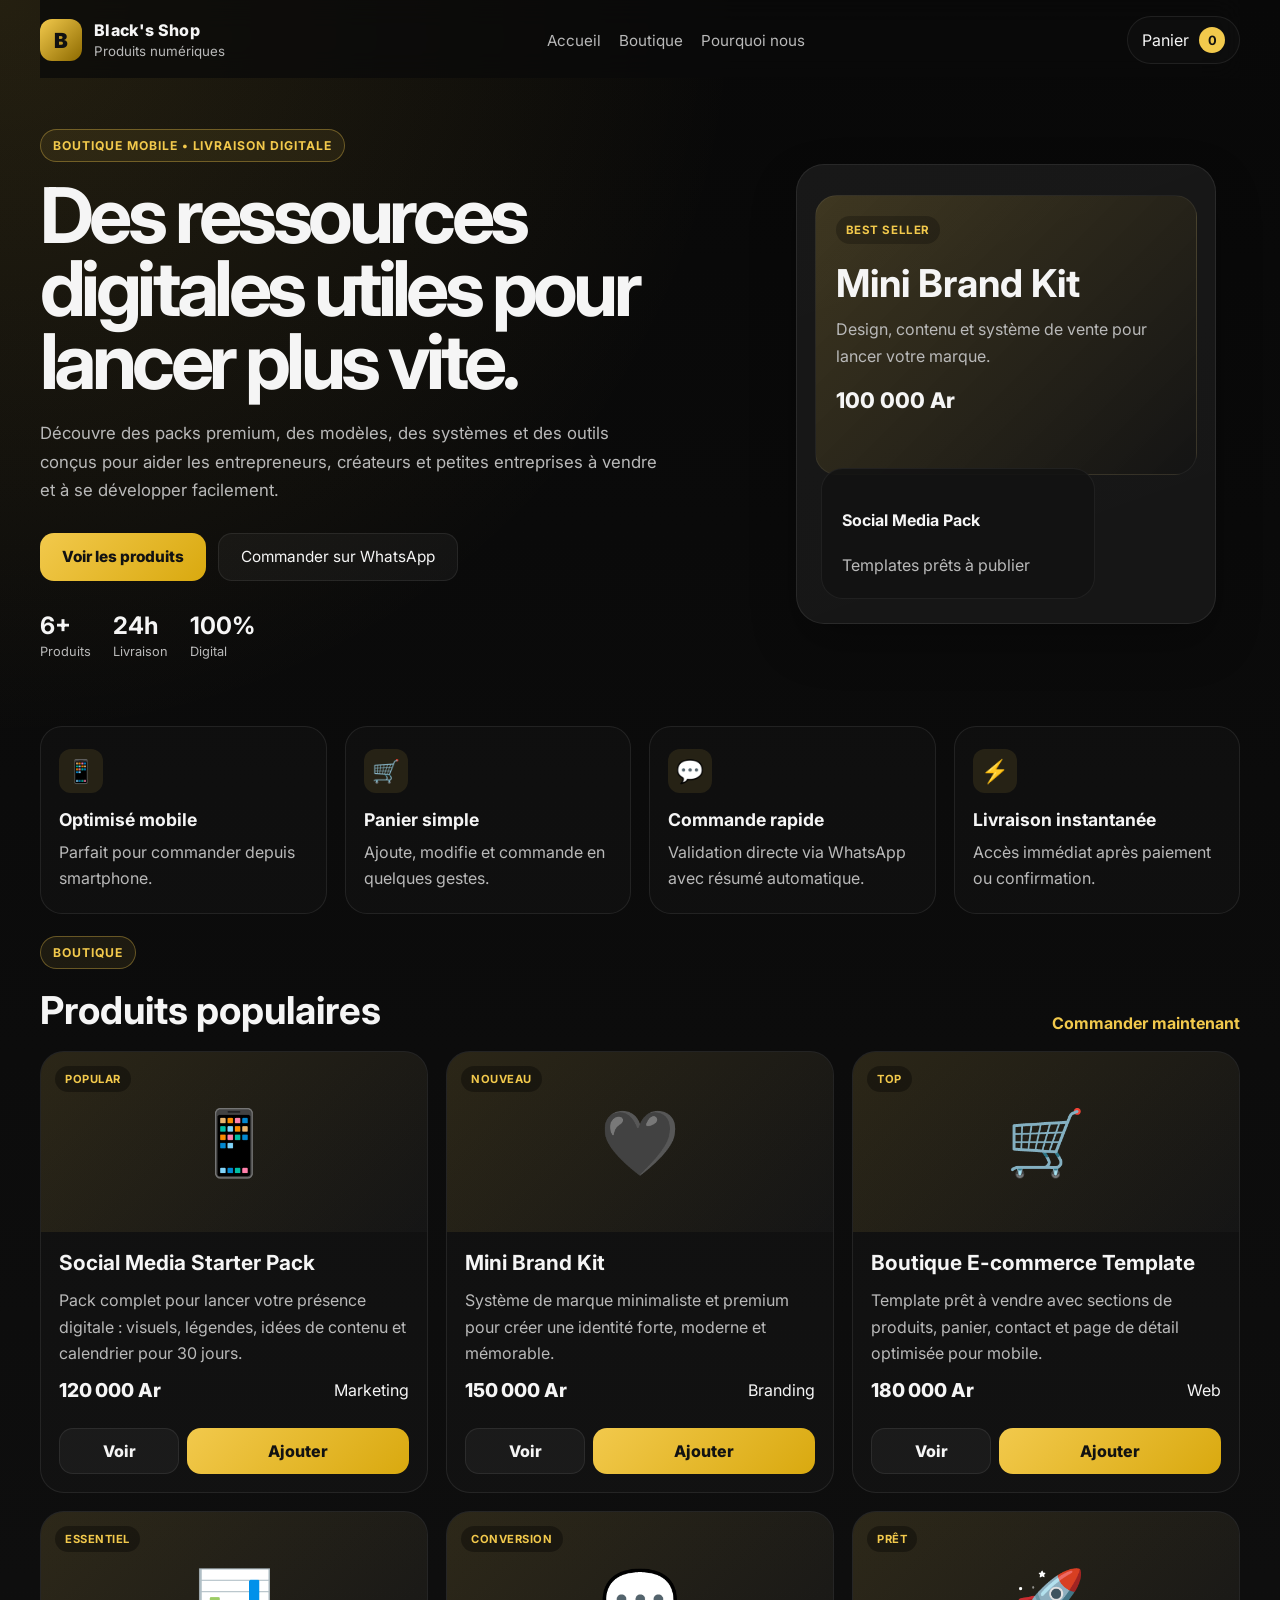
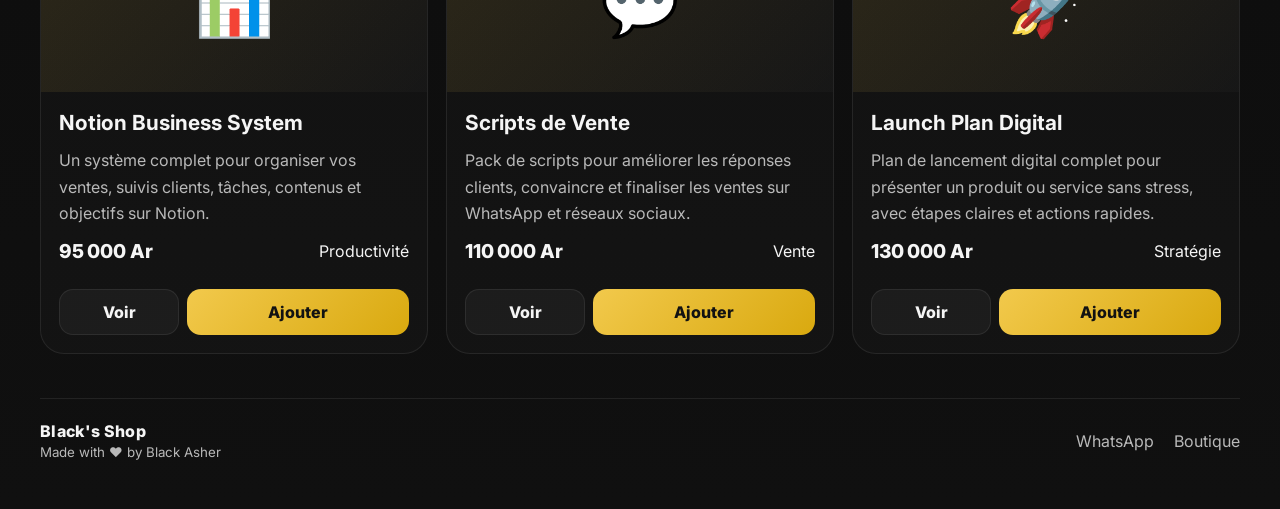
<file: index.html>
<!DOCTYPE html>
<html lang="fr">
  <head>
    <meta charset="UTF-8" />
    <meta name="viewport" content="width=device-width, initial-scale=1.0" />
    <meta
      name="description"
      content="Black's Shop — boutique de produits numériques modernes, conçue pour mobile et pensée pour la vente rapide via WhatsApp."
    />
    <title>Black's Shop | Boutique digitale</title>
    <link rel="preconnect" href="https://fonts.googleapis.com" />
    <link rel="preconnect" href="https://fonts.gstatic.com" crossorigin />
    <link
      href="https://fonts.googleapis.com/css2?family=Inter:wght@400;500;600;700;800;900&display=swap"
      rel="stylesheet"
    />
    <link rel="stylesheet" href="styles.css" />
  </head>
  <body>
    <div class="page-shell">
      <header class="topbar">
        <div class="brand-block">
          <div class="brand-mark">B</div>
          <div>
            <p class="brand-name">Black's Shop</p>
            <small>Produits numériques</small>
          </div>
        </div>

        <nav class="main-nav" aria-label="Navigation principale">
          <a href="#accueil">Accueil</a>
          <a href="#boutique">Boutique</a>
          <a href="#avantages">Pourquoi nous</a>
        </nav>

        <button class="cart-button" id="cartButton" aria-label="Ouvrir le panier">
          <span>Panier</span>
          <strong id="cartCount">0</strong>
        </button>
      </header>

      <main>
        <section class="hero" id="accueil">
          <div class="hero-copy">
            <span class="eyebrow">Boutique mobile • livraison digitale</span>
            <h1>Des ressources digitales utiles pour lancer plus vite.</h1>
            <p>
              Découvre des packs premium, des modèles, des systèmes et des outils
              conçus pour aider les entrepreneurs, créateurs et petites entreprises à
              vendre et à se développer facilement.
            </p>

            <div class="hero-actions">
              <a class="primary-button" href="#boutique">Voir les produits</a>
              <a class="secondary-button" href="https://wa.me/261340000000?text=Bonjour%20Black's%20Shop%2C%20je%20souhaite%20une%20demande%20rapide." target="_blank" rel="noreferrer">Commander sur WhatsApp</a>
            </div>

            <ul class="mini-stats">
              <li><strong>6+</strong><span>Produits</span></li>
              <li><strong>24h</strong><span>Livraison</span></li>
              <li><strong>100%</strong><span>Digital</span></li>
            </ul>
          </div>

          <div class="hero-visual" aria-label="Produits premium Black's Shop">
            <div class="product-showcase">
              <div class="showcase-card showcase-card-main">
                <span class="badge">Best seller</span>
                <h3>Mini Brand Kit</h3>
                <p>Design, contenu et système de vente pour lancer votre marque.</p>
                <div class="showcase-price">100 000 Ar</div>
              </div>
              <div class="showcase-card showcase-card-secondary">
                <h4>Social Media Pack</h4>
                <p>Templates prêts à publier</p>
              </div>
            </div>
          </div>
        </section>

        <section class="features container" id="avantages">
          <div class="feature-item">
            <span>📱</span>
            <h3>Optimisé mobile</h3>
            <p>Parfait pour commander depuis smartphone.</p>
          </div>
          <div class="feature-item">
            <span>🛒</span>
            <h3>Panier simple</h3>
            <p>Ajoute, modifie et commande en quelques gestes.</p>
          </div>
          <div class="feature-item">
            <span>💬</span>
            <h3>Commande rapide</h3>
            <p>Validation directe via WhatsApp avec résumé automatique.</p>
          </div>
          <div class="feature-item">
            <span>⚡</span>
            <h3>Livraison instantanée</h3>
            <p>Accès immédiat après paiement ou confirmation.</p>
          </div>
        </section>

        <section class="catalog section-spacing" id="boutique">
          <div class="section-heading">
            <div>
              <span class="eyebrow">Boutique</span>
              <h2>Produits populaires</h2>
            </div>
            <a href="#boutique" class="text-link">Commander maintenant</a>
          </div>

          <div class="products-grid" id="productGrid" aria-live="polite"></div>
        </section>
      </main>

      <aside class="cart-panel" id="cartPanel" aria-label="Panier d'achat">
        <div class="cart-header">
          <h3>Mon panier</h3>
          <button class="close-cart" id="closeCart" aria-label="Fermer le panier">×</button>
        </div>

        <div id="cartItems" class="cart-items"></div>

        <div class="cart-summary">
          <div class="summary-row">
            <span>Total</span>
            <strong id="cartTotal">0 Ar</strong>
          </div>
          <button class="checkout-button" id="checkoutButton">Commander via WhatsApp</button>
        </div>
      </aside>

      <div class="cart-overlay" id="cartOverlay"></div>

      <footer class="site-footer">
        <div>
          <p class="brand-name footer-brand">Black's Shop</p>
          <small>Made with ❤️ by Black Asher</small>
        </div>
        <div class="footer-links">
          <a href="https://wa.me/261340000000?text=Bonjour%20Black's%20Shop" target="_blank" rel="noreferrer">WhatsApp</a>
          <a href="#boutique">Boutique</a>
        </div>
      </footer>
    </div>

    <script src="script.js"></script>
  </body>
</html>
</file>
<file: styles.css>
* {
  box-sizing: border-box;
}

:root {
  --bg: #0a0a0a;
  --bg-soft: #141414;
  --panel: #171717;
  --panel-strong: #1f1f1f;
  --line: rgba(255, 255, 255, 0.08);
  --text: #f5f5f5;
  --muted: #b9b9b9;
  --primary: #f2c94c;
  --primary-dark: #d9a90f;
  --success: #2dd4bf;
  --shadow: 0 20px 45px rgba(0, 0, 0, 0.28);
}

html {
  scroll-behavior: smooth;
}

body {
  margin: 0;
  font-family: "Inter", sans-serif;
  background:
    radial-gradient(circle at top left, rgba(242, 201, 76, 0.12), transparent 30%),
    linear-gradient(180deg, #080808 0%, #101010 100%);
  color: var(--text);
}

a {
  color: inherit;
  text-decoration: none;
}

button,
input {
  font: inherit;
}

img {
  max-width: 100%;
  display: block;
}

.page-shell {
  width: min(1200px, calc(100% - 24px));
  margin: 0 auto;
  padding-bottom: 40px;
}

.topbar {
  position: sticky;
  top: 0;
  z-index: 20;
  display: flex;
  align-items: center;
  justify-content: space-between;
  gap: 14px;
  padding: 16px 0 14px;
  backdrop-filter: blur(14px);
  background: rgba(10, 10, 10, 0.75);
}

.brand-block {
  display: flex;
  align-items: center;
  gap: 12px;
}

.brand-mark {
  display: grid;
  place-items: center;
  width: 42px;
  height: 42px;
  border-radius: 12px;
  background: linear-gradient(135deg, var(--primary) 0%, #8d6a00 100%);
  color: #111;
  font-weight: 900;
  font-size: 1.3rem;
}

.brand-name {
  margin: 0;
  font-size: 1rem;
  font-weight: 800;
  letter-spacing: 0.02em;
}

.brand-block small,
.site-footer small {
  color: var(--muted);
}

.main-nav {
  display: flex;
  align-items: center;
  gap: 18px;
  font-size: 0.95rem;
  color: var(--muted);
}

.main-nav a {
  transition: color 0.2s ease;
}

.main-nav a:hover,
.text-link:hover,
.footer-links a:hover {
  color: var(--primary);
}

.cart-button {
  display: flex;
  align-items: center;
  gap: 10px;
  border: 1px solid var(--line);
  background: rgba(255, 255, 255, 0.02);
  color: var(--text);
  padding: 10px 14px;
  border-radius: 999px;
  cursor: pointer;
}

.cart-button strong {
  display: grid;
  place-items: center;
  min-width: 26px;
  min-height: 26px;
  border-radius: 50%;
  background: var(--primary);
  color: #111;
  font-size: 0.8rem;
}

.hero {
  display: grid;
  grid-template-columns: 1.2fr 0.8fr;
  align-items: center;
  gap: 28px;
  min-height: 68vh;
  padding: 50px 0 30px;
}

.eyebrow {
  display: inline-block;
  margin-bottom: 18px;
  padding: 8px 12px;
  border-radius: 999px;
  border: 1px solid rgba(242, 201, 76, 0.35);
  color: var(--primary);
  background: rgba(242, 201, 76, 0.08);
  font-size: 0.76rem;
  text-transform: uppercase;
  letter-spacing: 0.08em;
  font-weight: 700;
}

.hero-copy h1 {
  margin: 0;
  font-size: clamp(2.4rem, 6vw, 5rem);
  line-height: 0.95;
  letter-spacing: -0.06em;
}

.hero-copy p {
  margin: 20px 0 0;
  max-width: 620px;
  color: var(--muted);
  font-size: 1.05rem;
  line-height: 1.7;
}

.hero-actions {
  display: flex;
  flex-wrap: wrap;
  gap: 12px;
  margin-top: 28px;
}

.primary-button,
.secondary-button,
.checkout-button,
.product-card button,
.product-details .cta-button,
.product-details .secondary-action,
.quantity-button {
  border-radius: 14px;
  border: none;
  cursor: pointer;
  transition: transform 0.2s ease, opacity 0.2s ease;
}

.primary-button,
.checkout-button,
.product-card button,
.product-details .cta-button {
  background: linear-gradient(135deg, var(--primary) 0%, var(--primary-dark) 100%);
  color: #121212;
  font-weight: 800;
}

.primary-button,
.secondary-button,
.product-details .cta-button,
.product-details .secondary-action,
.checkout-button {
  display: inline-flex;
  align-items: center;
  justify-content: center;
  min-height: 48px;
  padding: 0 22px;
  font-size: 0.96rem;
}

.secondary-button,
.product-details .secondary-action {
  background: rgba(255, 255, 255, 0.04);
  border: 1px solid var(--line);
  color: var(--text);
}

.primary-button:hover,
.secondary-button:hover,
.checkout-button:hover,
.product-card button:hover,
.product-details .cta-button:hover,
.product-details .secondary-action:hover,
.quantity-button:hover {
  transform: translateY(-1px);
}

.mini-stats {
  list-style: none;
  display: flex;
  gap: 22px;
  padding: 0;
  margin: 30px 0 0;
  flex-wrap: wrap;
}

.mini-stats li {
  display: flex;
  flex-direction: column;
  gap: 4px;
}

.mini-stats strong {
  font-size: 1.5rem;
}

.mini-stats span {
  color: var(--muted);
  font-size: 0.8rem;
}

.hero-visual {
  display: flex;
  justify-content: center;
}

.product-showcase {
  position: relative;
  width: min(100%, 420px);
  min-height: 460px;
  border-radius: 28px;
  background:
    linear-gradient(160deg, rgba(255, 255, 255, 0.02), rgba(255, 255, 255, 0.01)),
    #131313;
  border: 1px solid var(--line);
  box-shadow: var(--shadow);
  padding: 18px;
}

.showcase-card {
  border-radius: 22px;
  border: 1px solid rgba(255, 255, 255, 0.06);
  padding: 20px;
}

.showcase-card-main {
  position: absolute;
  right: 18px;
  left: 18px;
  top: 30px;
  min-height: 280px;
  background: linear-gradient(135deg, rgba(242, 201, 76, 0.18), rgba(20, 20, 20, 0.92));
}

.badge {
  display: inline-flex;
  padding: 7px 10px;
  border-radius: 999px;
  background: rgba(0, 0, 0, 0.25);
  color: var(--primary);
  font-size: 0.72rem;
  font-weight: 700;
  letter-spacing: 0.05em;
  text-transform: uppercase;
}

.showcase-card-main h3 {
  margin: 18px 0 12px;
  font-size: clamp(1.8rem, 3vw, 2.6rem);
  line-height: 1.1;
}

.showcase-card-main p,
.showcase-card-secondary p {
  color: var(--muted);
  margin: 0;
  line-height: 1.65;
}

.showcase-price {
  margin-top: 18px;
  font-size: 1.35rem;
  font-weight: 800;
}

.showcase-card-secondary {
  position: absolute;
  left: 24px;
  right: 120px;
  bottom: 24px;
  background: rgba(19, 19, 19, 0.92);
}

.container,
.section-spacing {
  padding-top: 22px;
}

.features {
  display: grid;
  grid-template-columns: repeat(4, minmax(0, 1fr));
  gap: 18px;
  margin: 14px auto 0;
}

.feature-item {
  background: rgba(255, 255, 255, 0.02);
  border: 1px solid var(--line);
  border-radius: 22px;
  padding: 22px 18px;
}

.feature-item span {
  display: inline-flex;
  width: 44px;
  height: 44px;
  align-items: center;
  justify-content: center;
  border-radius: 12px;
  background: rgba(242, 201, 76, 0.1);
  font-size: 1.4rem;
}

.feature-item h3 {
  margin: 16px 0 10px;
  font-size: 1.1rem;
}

.feature-item p {
  margin: 0;
  color: var(--muted);
  line-height: 1.6;
}

.section-heading {
  display: flex;
  align-items: end;
  justify-content: space-between;
  gap: 12px;
  margin-bottom: 18px;
}

.section-heading h2 {
  margin: 0;
  font-size: clamp(1.7rem, 3vw, 2.4rem);
}

.text-link {
  color: var(--primary);
  font-weight: 700;
}

.products-grid {
  display: grid;
  grid-template-columns: repeat(3, minmax(0, 1fr));
  gap: 18px;
}

.product-card {
  display: flex;
  flex-direction: column;
  background: rgba(255, 255, 255, 0.02);
  border: 1px solid var(--line);
  border-radius: 24px;
  overflow: hidden;
  min-height: 100%;
}

.product-visual {
  position: relative;
  min-height: 180px;
  display: grid;
  place-items: center;
  font-size: clamp(2.8rem, 6vw, 4rem);
  background: linear-gradient(135deg, rgba(242, 201, 76, 0.12), rgba(255, 255, 255, 0.02));
}

.product-badge {
  position: absolute;
  top: 14px;
  left: 14px;
  padding: 6px 10px;
  border-radius: 999px;
  background: rgba(0, 0, 0, 0.35);
  color: var(--primary);
  font-size: 0.7rem;
  font-weight: 700;
  letter-spacing: 0.05em;
  text-transform: uppercase;
}

.product-content {
  display: flex;
  flex-direction: column;
  gap: 12px;
  padding: 18px;
  flex: 1;
}

.product-content h3 {
  margin: 0;
  font-size: 1.3rem;
}

.product-content p {
  margin: 0;
  color: var(--muted);
  line-height: 1.65;
}

.product-meta {
  display: flex;
  align-items: center;
  justify-content: space-between;
  gap: 8px;
  margin-top: auto;
}

.product-price {
  font-size: 1.2rem;
  font-weight: 800;
}

.product-actions {
  display: flex;
  gap: 8px;
  margin-top: 14px;
}

.product-card button,
.product-details .cta-button {
  width: 100%;
  min-height: 46px;
  padding: 0 14px;
  font-weight: 800;
}

.product-card .ghost-button,
.product-details .secondary-action {
  width: auto;
  min-width: 120px;
}

.product-card .ghost-button {
  background: rgba(255, 255, 255, 0.04);
  border: 1px solid var(--line);
  border-radius: 14px;
  color: var(--text);
  padding: 0 14px;
  min-height: 46px;
  cursor: pointer;
}

.cart-panel {
  position: fixed;
  top: 0;
  right: 0;
  z-index: 40;
  width: min(420px, 100%);
  height: 100vh;
  background: rgba(16, 16, 16, 0.98);
  border-left: 1px solid var(--line);
  transform: translateX(110%);
  transition: transform 0.28s ease;
  display: flex;
  flex-direction: column;
  padding: 18px 18px 30px;
}

.cart-panel.open {
  transform: translateX(0);
}

.cart-header,
.summary-row,
.product-detail-header,
.detail-row {
  display: flex;
  align-items: center;
  justify-content: space-between;
  gap: 10px;
}

.cart-header {
  padding-bottom: 18px;
  border-bottom: 1px solid var(--line);
}

.cart-header h3 {
  margin: 0;
  font-size: 1.5rem;
}

.close-cart {
  display: grid;
  place-items: center;
  width: 38px;
  height: 38px;
  border: 1px solid var(--line);
  border-radius: 10px;
  background: transparent;
  color: var(--text);
  font-size: 1.7rem;
  cursor: pointer;
}

.cart-items {
  display: flex;
  flex-direction: column;
  gap: 12px;
  padding: 18px 0;
  overflow-y: auto;
  flex: 1;
}

.cart-item {
  display: grid;
  grid-template-columns: 64px 1fr auto;
  gap: 12px;
  padding: 12px;
  background: rgba(255, 255, 255, 0.025);
  border: 1px solid var(--line);
  border-radius: 16px;
}

.cart-item-visual {
  display: grid;
  place-items: center;
  min-height: 64px;
  border-radius: 14px;
  background: linear-gradient(135deg, rgba(242, 201, 76, 0.18), rgba(255, 255, 255, 0.02));
  font-size: 1.7rem;
}

.cart-item h4 {
  margin: 0 0 8px;
  font-size: 0.98rem;
}

.cart-item-price,
.cart-item .quantity {
  color: var(--muted);
  font-size: 0.86rem;
}

.cart-item-actions {
  display: flex;
  flex-direction: column;
  align-items: end;
  justify-content: space-between;
  gap: 8px;
}

.quantity-controls {
  display: inline-flex;
  align-items: center;
  gap: 8px;
  padding: 4px 6px;
  background: rgba(255, 255, 255, 0.03);
  border: 1px solid var(--line);
  border-radius: 10px;
}

.quantity-button {
  width: 24px;
  height: 24px;
  background: rgba(255, 255, 255, 0.04);
  color: var(--text);
  border: 1px solid var(--line);
}

.item-remove {
  background: transparent;
  color: #ff8a8a;
  border: 0;
  cursor: pointer;
  padding: 0;
}

.cart-summary {
  border-top: 1px solid var(--line);
  padding-top: 18px;
}

.summary-row {
  margin-bottom: 16px;
  font-size: 1.05rem;
}

.checkout-button {
  width: 100%;
  min-height: 52px;
  font-size: 0.98rem;
}

.cart-overlay {
  position: fixed;
  inset: 0;
  background: rgba(0, 0, 0, 0.56);
  opacity: 0;
  pointer-events: none;
  transition: opacity 0.2s ease;
  z-index: 30;
}

.cart-overlay.visible {
  opacity: 1;
  pointer-events: auto;
}

.site-footer {
  display: flex;
  align-items: center;
  justify-content: space-between;
  gap: 16px;
  margin-top: 44px;
  padding: 22px 0 8px;
  border-top: 1px solid var(--line);
}

.footer-brand {
  font-size: 1rem;
}

.footer-links {
  display: flex;
  align-items: center;
  gap: 20px;
  color: var(--muted);
}

.page-detail {
  padding: 32px 0 16px;
}

.product-detail-card {
  display: grid;
  grid-template-columns: 1fr 1fr;
  gap: 30px;
  background: rgba(255, 255, 255, 0.02);
  border: 1px solid var(--line);
  border-radius: 28px;
  padding: 22px;
}

.product-detail-visual {
  min-height: 360px;
  border-radius: 22px;
  background: linear-gradient(135deg, rgba(242, 201, 76, 0.15), rgba(255, 255, 255, 0.04));
  display: grid;
  place-items: center;
  font-size: clamp(4rem, 11vw, 7rem);
  border: 1px solid var(--line);
}

.product-detail-copy {
  display: flex;
  flex-direction: column;
  justify-content: center;
}

.product-detail-copy .eyebrow {
  margin-bottom: 12px;
}

.product-detail-copy h1 {
  margin: 0 0 14px;
  font-size: clamp(2.1rem, 4vw, 3.6rem);
  letter-spacing: -0.05em;
}

.product-detail-copy .description {
  margin: 0;
  color: var(--muted);
  line-height: 1.75;
}

.detail-row {
  margin-top: 18px;
  padding: 14px 0;
  border-top: 1px solid var(--line);
  border-bottom: 1px solid var(--line);
}

.detail-price {
  font-size: clamp(1.5rem, 3vw, 2.1rem);
  font-weight: 800;
}

.product-details {
  display: flex;
  gap: 10px;
  margin-top: 20px;
}

.product-details .cta-button,
.product-details .secondary-action {
  flex: 1;
}

.feature-list {
  margin: 26px 0 0;
  padding: 0;
  list-style: none;
  display: grid;
  gap: 10px;
}

.feature-list li {
  display: flex;
  align-items: center;
  gap: 12px;
  color: var(--muted);
  background: rgba(255, 255, 255, 0.02);
  border: 1px solid var(--line);
  border-radius: 14px;
  padding: 12px 14px;
}

.feature-list li::before {
  content: "✓";
  display: inline-grid;
  place-items: center;
  width: 22px;
  height: 22px;
  border-radius: 50%;
  background: rgba(45, 212, 191, 0.12);
  color: var(--success);
  font-weight: 800;
}

.related-products {
  margin-top: 42px;
}

.empty-cart {
  display: grid;
  place-items: center;
  min-height: 180px;
  border: 1px dashed var(--line);
  border-radius: 18px;
  color: var(--muted);
  text-align: center;
  padding: 16px;
}

@media (max-width: 920px) {
  .hero,
  .feature-list,
  .product-detail-card,
  .products-grid,
  .features {
    grid-template-columns: 1fr;
  }

  .hero {
    padding-top: 26px;
    min-height: auto;
  }

  .main-nav {
    display: none;
  }

  .features {
    grid-template-columns: repeat(2, minmax(0, 1fr));
  }

  .products-grid {
    grid-template-columns: repeat(2, minmax(0, 1fr));
  }
}

@media (max-width: 620px) {
  .page-shell {
    width: min(100% - 20px, 1200px);
  }

  .topbar {
    padding-top: 12px;
  }

  .brand-block small {
    display: none;
  }

  .hero-copy h1 {
    font-size: 2.7rem;
  }

  .hero-actions {
    flex-direction: column;
    align-items: stretch;
  }

  .primary-button,
  .secondary-button,
  .product-details .cta-button,
  .product-details .secondary-action {
    width: 100%;
  }

  .products-grid,
  .features {
    grid-template-columns: 1fr;
  }

  .section-heading,
  .site-footer,
  .product-meta,
  .detail-row {
    align-items: flex-start;
    flex-direction: column;
  }

  .site-footer {
    gap: 10px;
  }

  .product-card .ghost-button {
    width: 100%;
  }

  .product-actions {
    display: grid;
    grid-template-columns: 1fr;
  }
}
</file>
